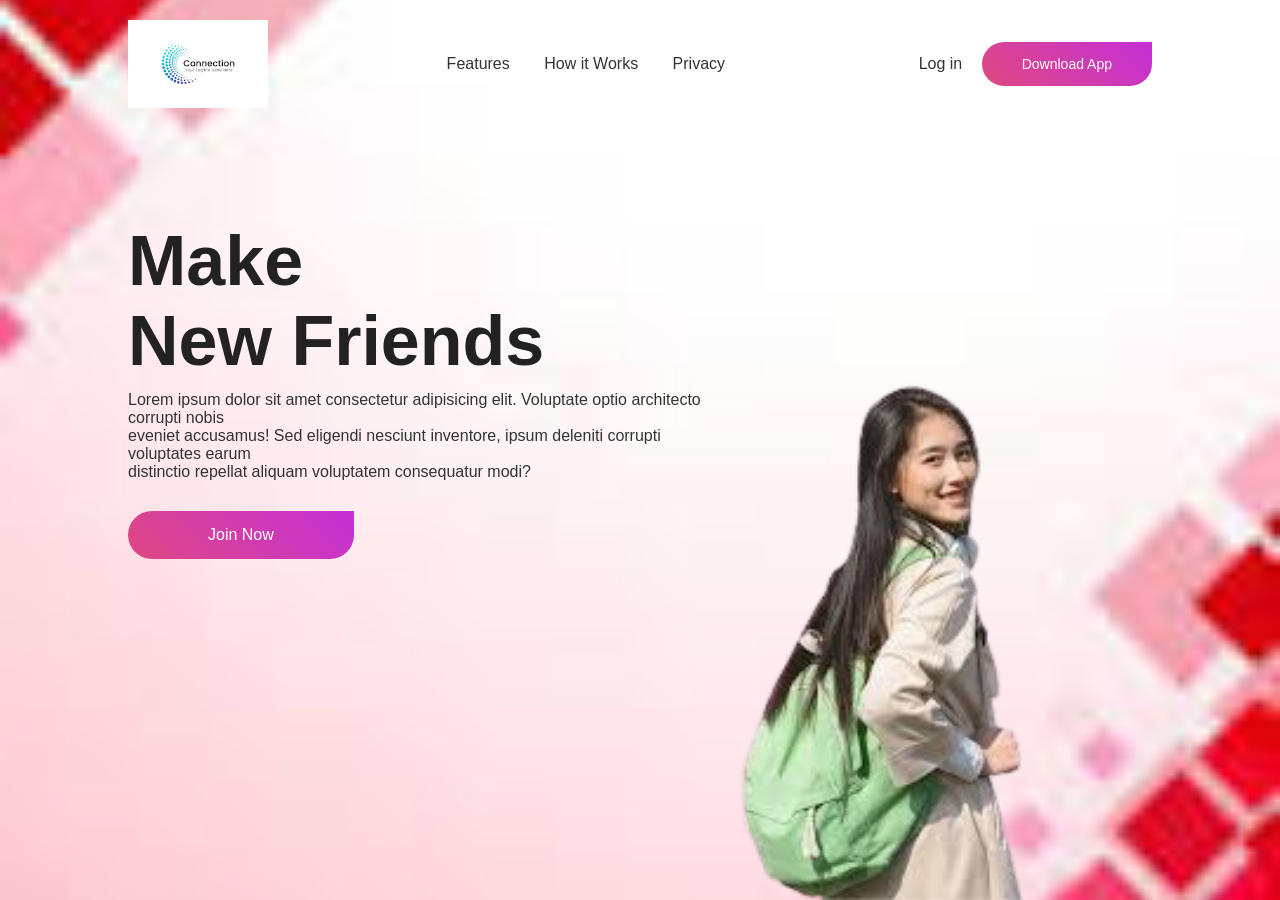
<file: animated template/index.html>
<!DOCTYPE html>
<html lang="en">
<head>
    <meta charset="UTF-8">
    <meta name="viewport" content="width=device-width, initial-scale=1.0">
    <title>Animated Template</title>
    <link rel="stylesheet" href="style.css">
</head>
<body>
   <div class="hero">
       <nav>
        <img src="images/logo.png" class="logo">
        <ul>
            <li><a href="#">Features</a></li>
            <li><a href="#">How it Works</a></li>
            <li><a href="#">Privacy</a></li>
        </ul>
        <div>
            <a href="#" class="login-btn">Log in</a>
            <a href="#" class="btn">Download App</a>
        </div>
       </nav>
       <div class="content">
        <h1 class="anim">Make<br> New Friends</h1>
        <p class="anim">Lorem ipsum dolor sit amet consectetur adipisicing elit. Voluptate optio architecto corrupti nobis<br>
             eveniet accusamus! Sed eligendi nesciunt inventore, ipsum deleniti corrupti voluptates earum<br>
              distinctio repellat aliquam voluptatem consequatur modi?</p>
              <a href="#" class="btn anim">Join Now</a>
       </div>
       <img src="images/person-removebg-preview.png"  class="feature-img">
   </div>
   </body>
</html>
</file>
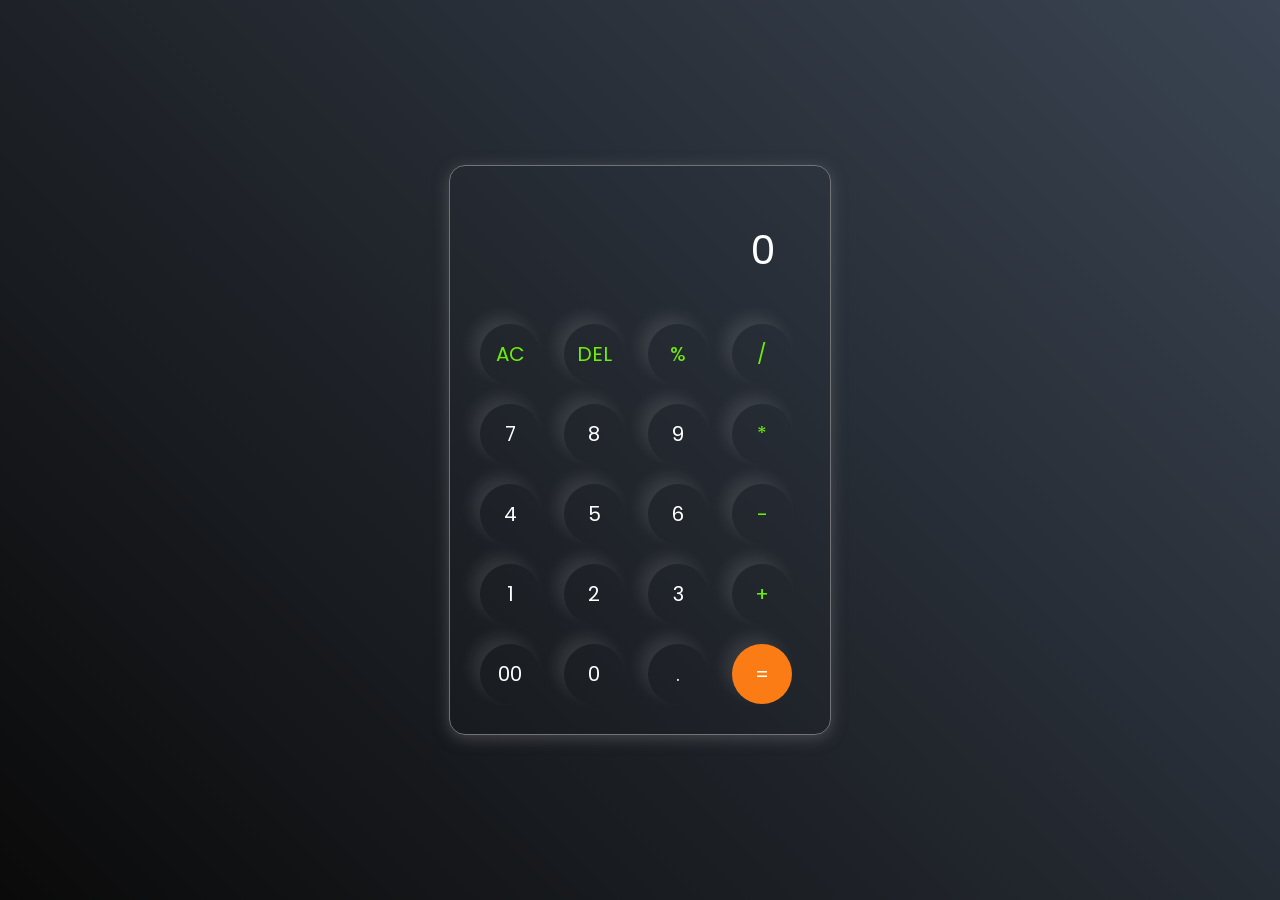
<file: calculator/index.html>
<!DOCTYPE html>
<html lang="en">
  <head>
    <meta charset="UTF-8" />
    <meta http-equiv="X-UA-Compatible" content="IE=edge" />
    <meta name="viewport" content="width=device-width, initial-scale=1.0" />
    <link rel="stylesheet" href="style.css" />
    <title>Calculator - By Code Traversal</title>
  </head>
  <body>
    <div class="container">
      <div class="calculator">
        <input type="text" id="inputBox" placeholder="0" />
        <div>
          <button class="button operator">AC</button>
          <button class="button operator">DEL</button>
          <button class="button operator">%</button>
          <button class="button operator">/</button>
        </div>
        <div>
          <button class="button">7</button>
          <button class="button">8</button>
          <button class="button">9</button>
          <button class="button operator">*</button>
        </div>
        <div>
          <button class="button">4</button>
          <button class="button">5</button>
          <button class="button">6</button>
          <button class="button operator">-</button>
        </div>
        <div>
          <button class="button">1</button>
          <button class="button">2</button>
          <button class="button">3</button>
          <button class="button operator">+</button>
        </div>

        <div>
          <button class="button">00</button>
          <button class="button">0</button>
          <button class="button">.</button>
          <button class="button equalBtn">=</button>
        </div>
      </div>
    </div>

    <script src="script.js"></script>
  </body>
</html>
</file>
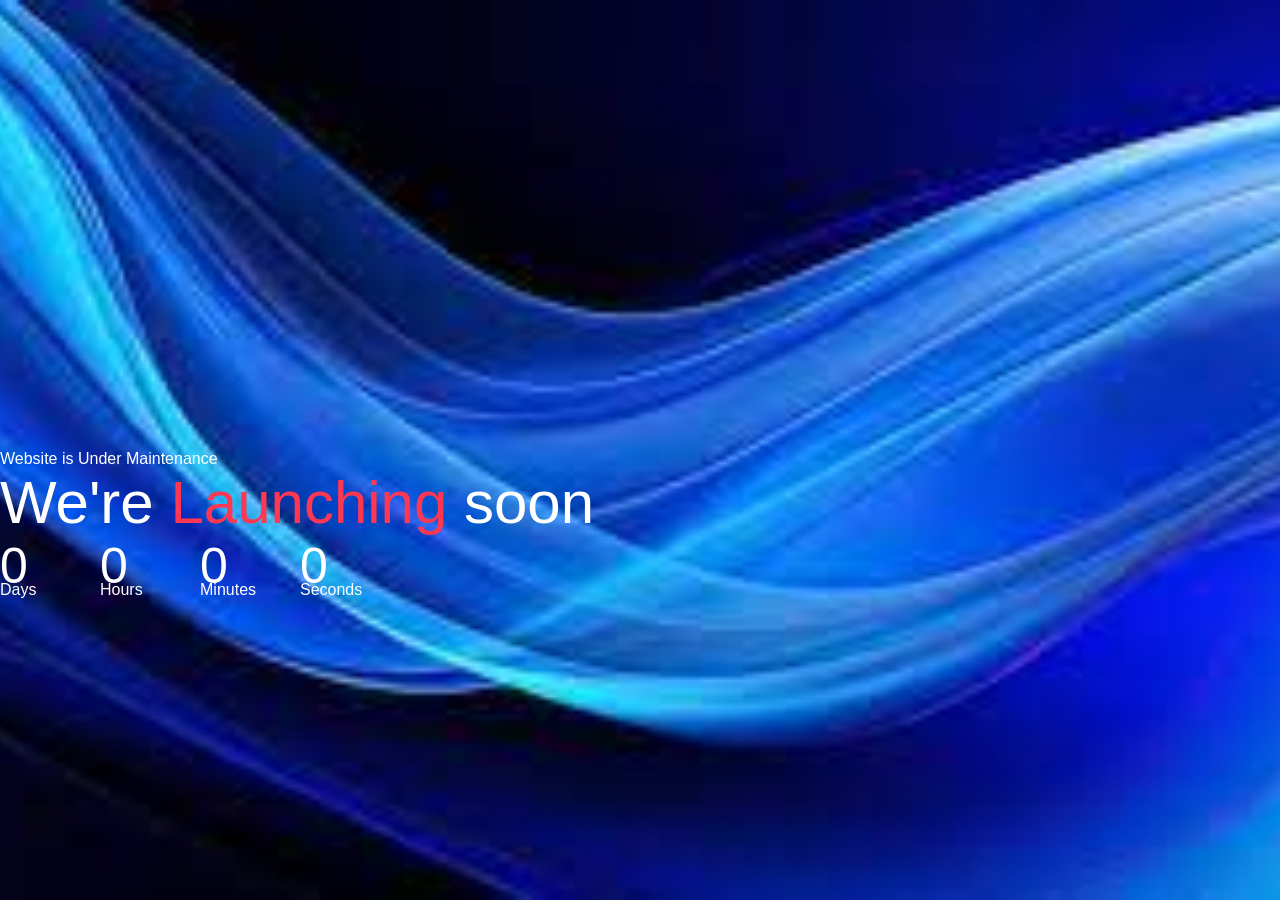
<file: countdown using js/index.html>
<!DOCTYPE html>
<html lang="en">
<head>
    <meta charset="UTF-8">
    <meta name="viewport" content="width=device-width, initial-scale=1.0">
    <title> Coomin Soon</title>
    <link rel="stylesheet" href="style.css">

</head>
<body>
    <div class="container">
      <!---  <img src="images/logo.jpeg" class="logo">-->
        <div class="content">
            <p>Website is Under Maintenance</p>
            <h1>We're<span> Launching </span>soon</h1>
            <div class="launch-time">
                <div>
                <p id="days">00</p>
                <span>Days</span>
            </div>
            <div>
                <p id="hours">00</p>
                <span>Hours</span>
            </div>
            <div>
                <p id="minutes">00</p>
                <span>Minutes</span>
            </div>

            <div>
                <p id="seconds">00</p>
                <span>Seconds</span>
            </div>
            </div>
          <!--  <button type="button">Learn More<img src="images/angle.png"></button>-->
        </div>
<!--<img src="imges1/rocket.jpeg" class="rocket">-->
    </div>

    <script>
        var countDownDate=new Date("november, 20,2024 00:00:00").getTime();
        var x=setInterval(function(){
            var now=new Date().getTime();
            var distance=countDownDate-now;

            var days=Math.floor(distance/(1000*60*60*24));
            var hours=Math.floor((distance%(1000*60*60*24))/(1000*60*60));
            var minutes=Math.floor((distance%(1000*60*60))/(1000*60));
            var seconds=Math.floor((distance%(1000*60))/1000);

           document.getElementById("days").innerHTML=days;
           document.getElementById("hours").innerHTML=hours;
           document.getElementById("minutes").innerHTML=minutes;
           document.getElementById("seconds").innerHTML=seconds;

           if(distance<0){
            clearInterval(x);
            document.getElementById("days").innerHTML=00;
           document.getElementById("hours").innerHTML=00;
           document.getElementById("minutes").innerHTML=00;
           document.getElementById("seconds").innerHTML=00;

           }

        }, 1000);
    </script>
</body>
</html>
</file>
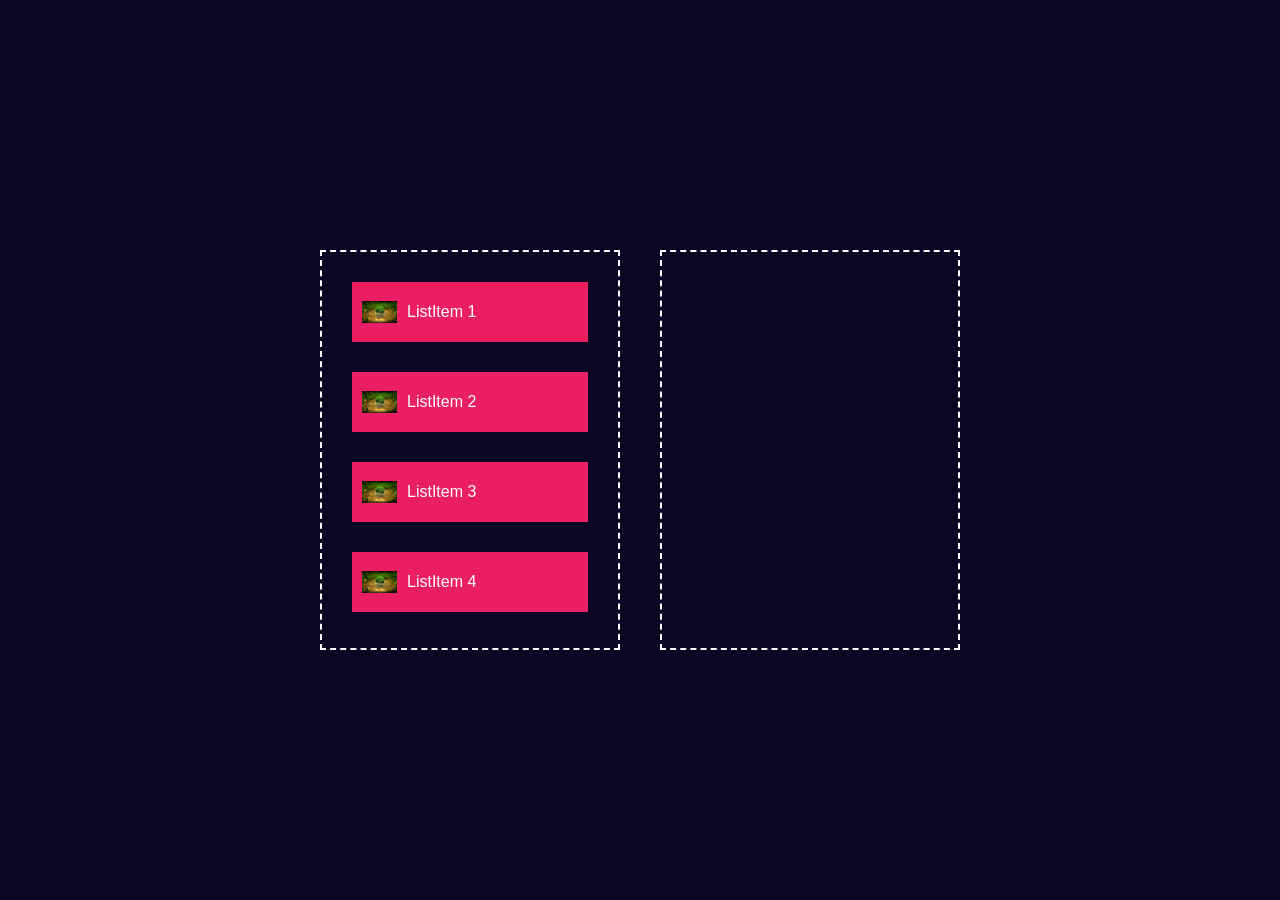
<file: drag and drop/index.html>
<!DOCTYPE html>
<html lang="en">
<head>
    <meta charset="UTF-8">
    <meta name="viewport" content="width=device-width, initial-scale=1.0">
    <title>Document</title>
    <link rel="stylesheet" href="style.css">
</head>
<body>
    <div class="container">
        <div id="left">
            <div class="list" draggable="true"><img src="images/logo2.jpeg">ListItem 1</div>
            <div class="list" draggable="true"><img src="images/logo2.jpeg">ListItem 2</div>
            <div class="list" draggable="true"><img src="images/logo2.jpeg">ListItem 3</div>
            <div class="list" draggable="true"><img src="images/logo2.jpeg">ListItem 4</div>

        </div>
        <div id="right"></div>
    </div>
    <script src="script.js"></script>
</body> 
</html>
</file>
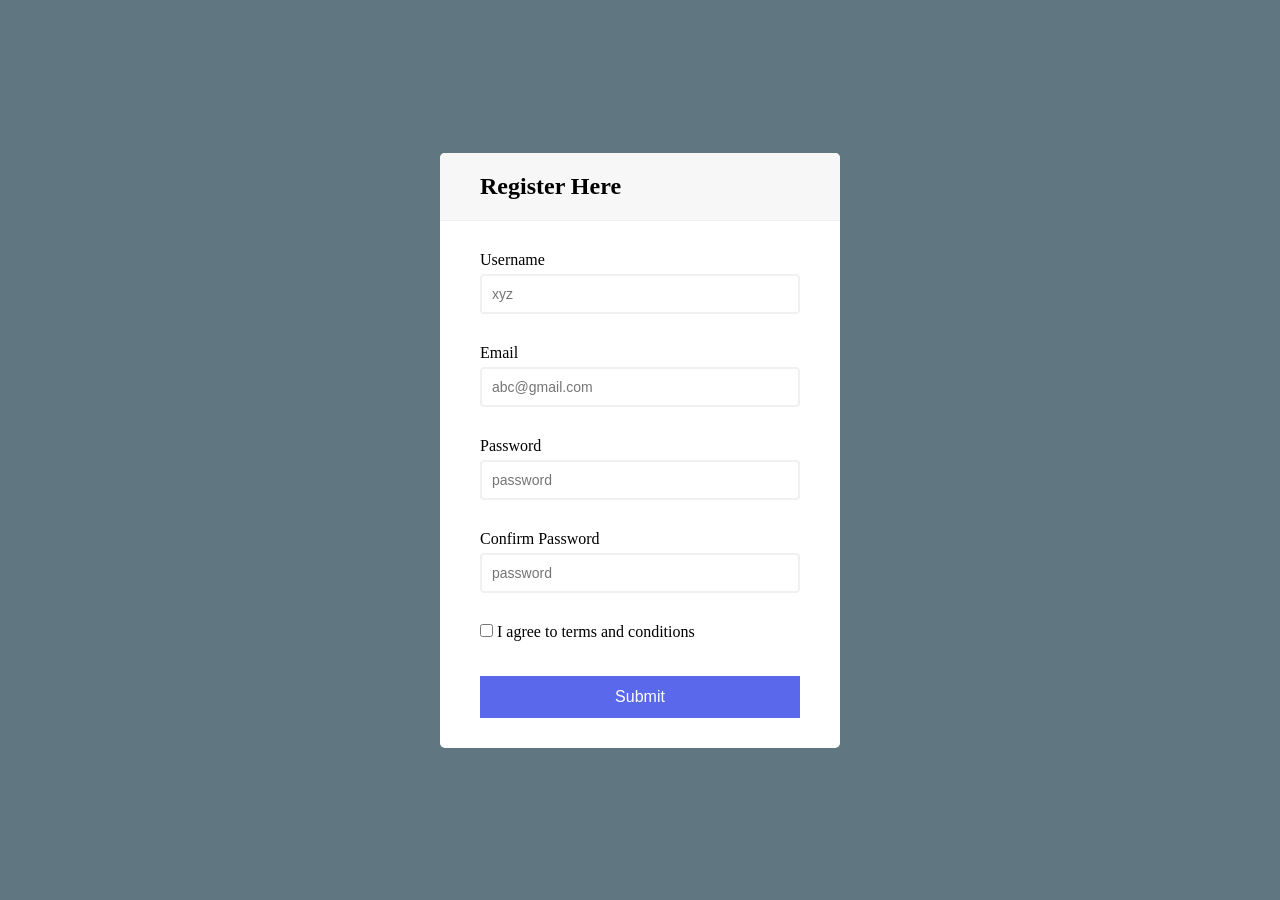
<file: form validatio/index.html>
<!DOCTYPE html>
<html lang="en">
<head>
    <meta charset="UTF-8">
    <meta http-equiv="X-UA-Compatible" content="IE=edge">
    <meta name="viewport" content="width=device-width, initial-scale=1.0">
    <title>form validation</title>
    <link href="https://fonts.googleapis.com/icon?family=Material+Icons"rel="stylesheet">
    <link rel="stylesheet" href="style.css">  
</head>
<body>
    <div class="container">
        <div class="header">
            <h2>Register Here</h2>
        </div>
        <form action="index.html" class="form" id="form">
            <div class="field">
                <label >Username</label>
                <input type="text" placeholder="xyz" id="uname">
                <span class="material-icons success"> check_circle</span>
                <span class="material-icons error ">error</span>
                <small>Error message</small>
            </div>
            <div class="field ">
                <label>Email</label>
                <input type="email" placeholder="abc@gmail.com" id="email">
                <span class="material-icons success "> check_circle</span>
                <span class="material-icons error">error</span>
                <small>Error message</small>
            </div>
            <div class="field">
                <label>Password</label>
                <input type="password" placeholder="password" id="password">
                <span class="material-icons success"> check_circle</span>
                <span class="material-icons error">error</span>
                <small>Error message</small>
            </div>
            <div class="field">
                <label>Confirm Password</label>
                <input type="password" placeholder="password" id="cpassword">
                <span class="material-icons success"> check_circle</span>
                <span class="material-icons error">error</span>
                <small>Error message</small>
            </div>
            <div class="field">
                <input type="checkbox" id="tc" class="terms" >
                <label>I agree to terms and conditions</label>               
                <small>Error message</small>
            </div>
            <input type="submit" placeholder="submit" class="button">
            
        </form>
    </div>
    <script src="script.js"></script>
</body>
</html>
</file>
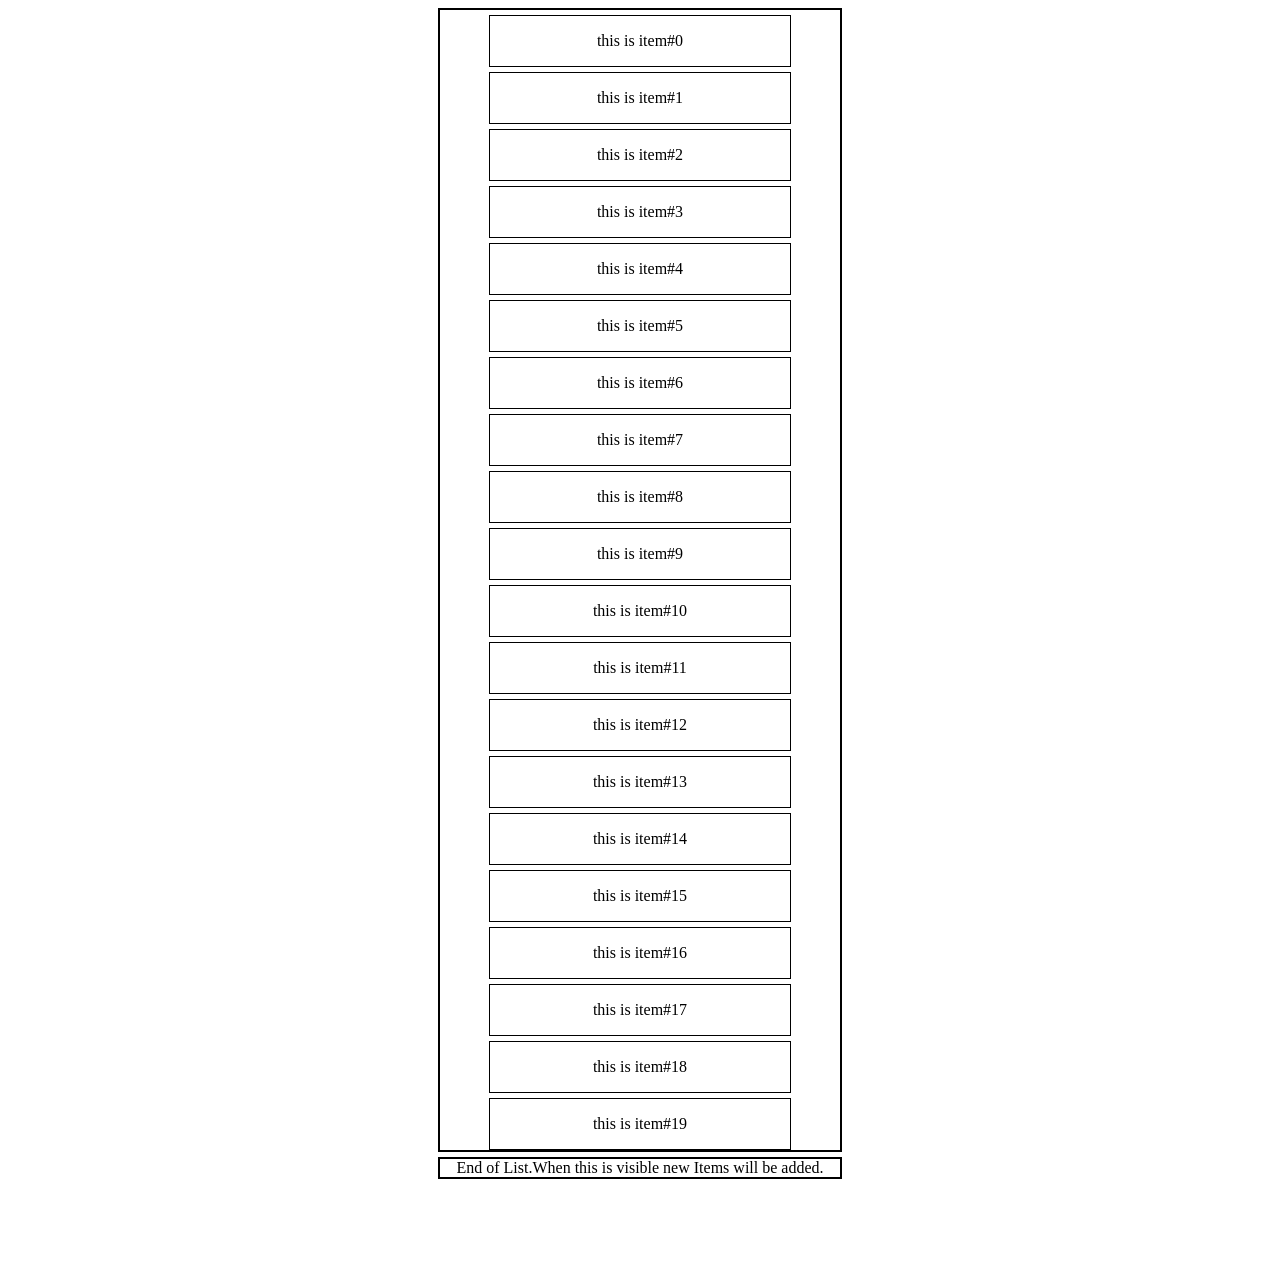
<file: infinite scroll/index.html>
<!DOCTYPE html>
<html lang="en">
<head>
    <meta charset="UTF-8">
    <meta name="viewport" content="width=device-width, initial-scale=1.0">
    <title>Document</title>
    <style>
        #divContent{
            width: 400px;
            display:block;
            margin:0 auto;
            border:2px solid black;
            text-align:center;
        }

        #listEnd{
            width:400px;
            display:block;
            margin-left:auto;
            margin-right:auto;
            margin-top:5px;
            margin-bottom: 5px;
            border:2px solid black;
            text-align:center;
        }
        .item{
            width:300px;height:50px;
            margin-left: auto;
            margin-right: auto;
            margin-top: 5px;
            border: 1px solid black;
            text-align: center;
            line-height: 50px;
            
        }
    </style>
</head>
<body>
    <div id='divContent'>

    </div>
    <div id='listEnd'>End of List.When this is visible new Items will be added.
    </div>
    <br/><br/><br/><br/>

    <script>
        let divContent=document.getElementById('divContent');
        let listEnd=document.getElementById('listEnd');
        let itemCount=0;
        let appending=false;

        window.addEventListener('DOMContentLoaded', load);

        function load(){
           addItems();
        }


        function addItems(){
            appending=true;
            for(let i=0;i<20;i++){
            let item=generateDataBlock(['this is item#',itemCount].join(''));
            divContent.appendChild(item);
            itemCount++;
          }
          appending=false;
        }

        function generateDataBlock(message){
            let item=document.createElement('div');
            item.setAttribute('class','item');
            item.textContent=message;
            return item;

        }
        
        let options={
         root:null,
         rootmargin:'0px',
         threshould:1.0
        };
        
        

        let callback=(entries,observer)=>{
            entries.forEach(entry=>{
                if(entry.target.id==='listEnd'){
                    if(entry.isIntersecting && !appending){
                        appending=true;
                        setTimeout(()=>{
                            addItems();
                        }, 3000)
                    }
                }
            })
        }
        let observer=new IntersectionObserver(callback,options);
         observer.observe(listEnd);

    </script>
</body>
</html>
</file>
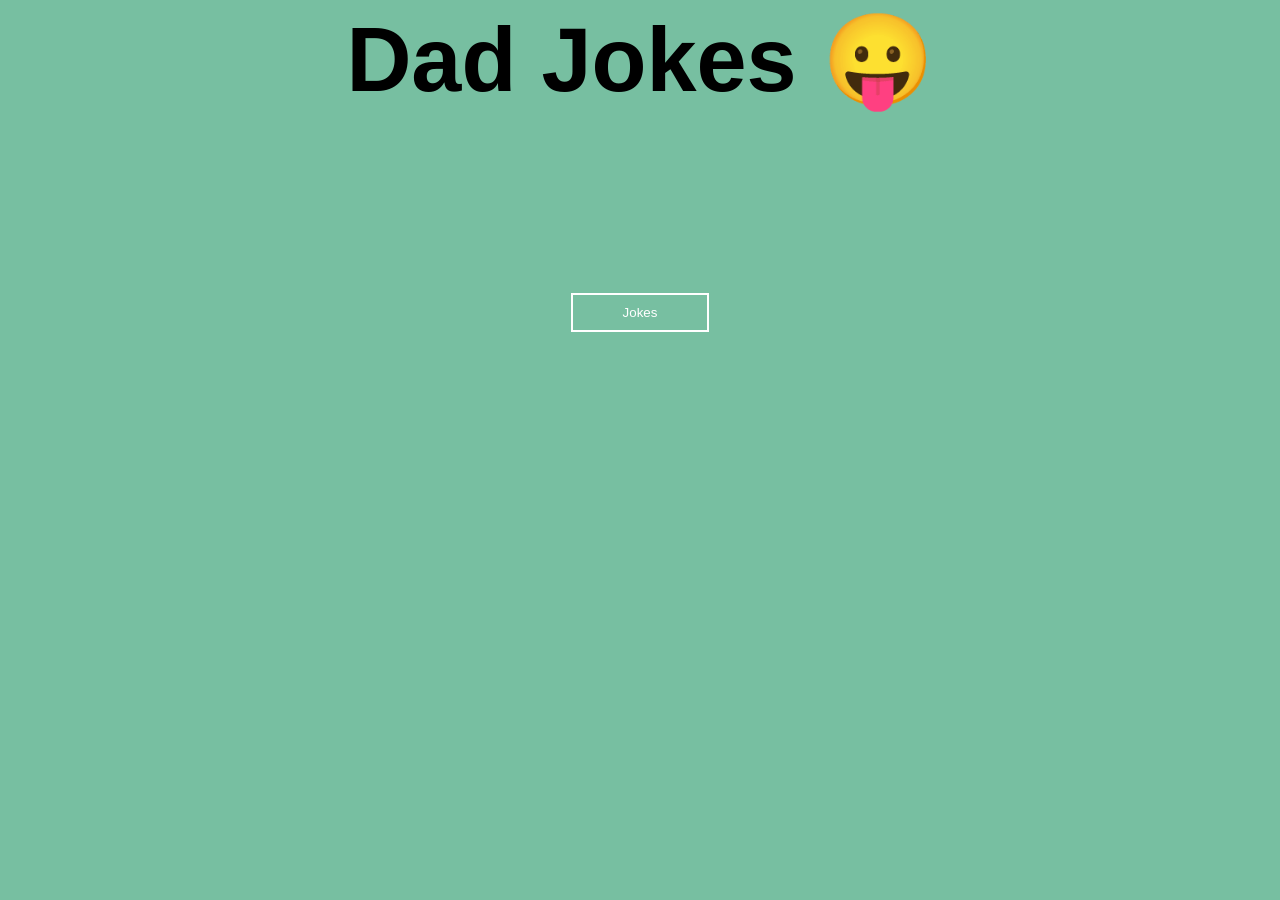
<file: joke teller/index.html>
<!DOCTYPE html>
<html lang="en">
<head>
    <meta charset="UTF-8">
    <meta name="viewport" content="width=device-width, initial-scale=1.0">
    <title>Dad jokes</title>
    <link rel="stylesheet" href="style.css">
</head>
<body>
    <div id="container">
        <h1> Dad Jokes 😛</h1>
        <button id="btn" class="btn">Jokes</button>
        <div id="content"></div>
    </div>
    <script src="script.js"></script>
</body>
</html>
</file>
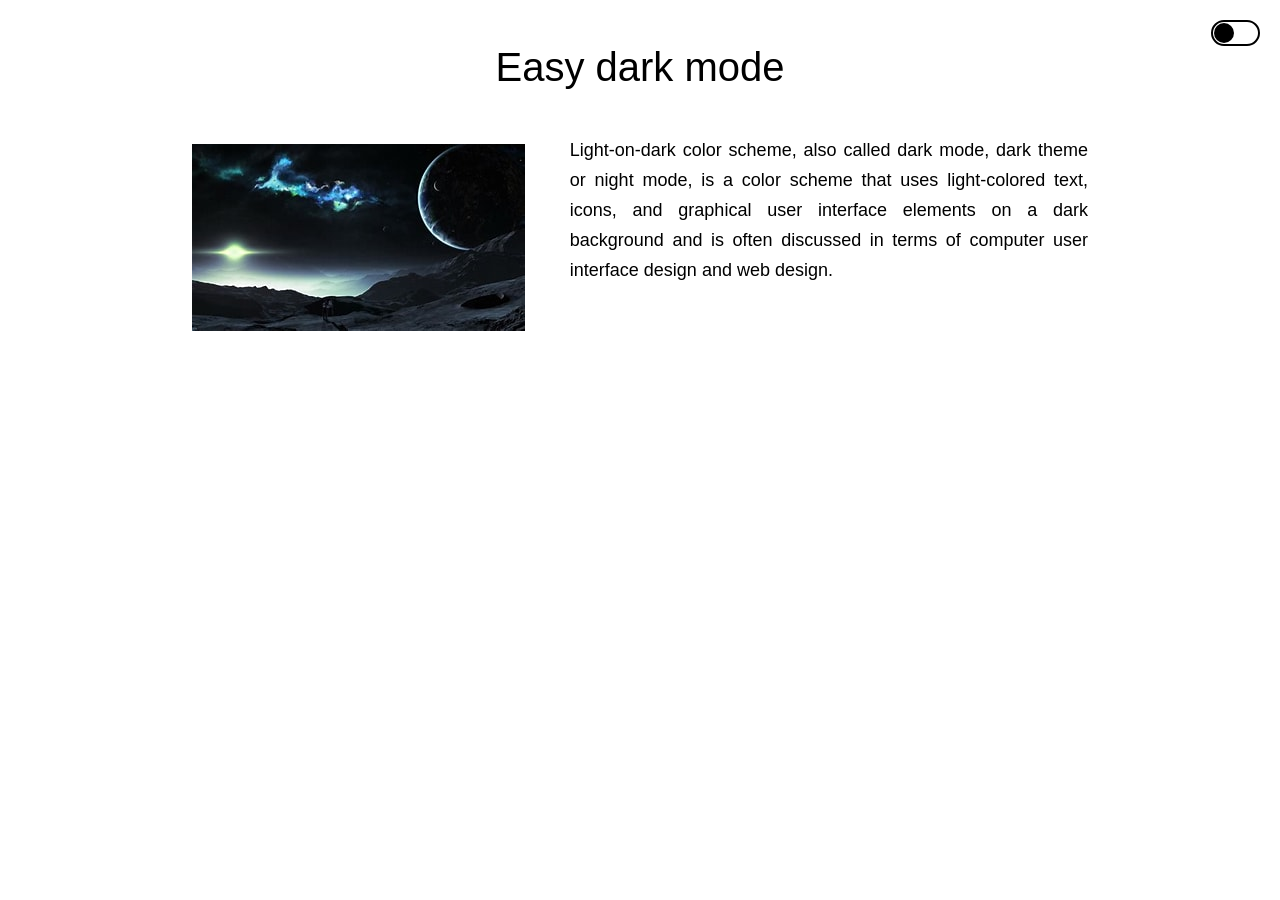
<file: Light and Dark mode/index.html>
<html lang="en">
<head>
    <meta charset="UTF-8">
    <title>East dark mode</title>
    <link rel="stylesheet" href="style.css">
   </head>
<body>
  <header>
    <label  id="dark-change"></label>
  </header>
  <main>
      <h1>Easy dark mode</h1>
      <div class="respon">
        <img src="images/dark.jpeg">
        <p>Light-on-dark color scheme, also called dark mode, dark theme or night mode, is a color scheme that uses light-colored text, icons, and graphical user interface elements on a dark background and is often discussed in terms of computer user interface design and web design.</p>
      </div>
  </main>
    <script>
        var content = document.getElementsByTagName('body')[0];
        var darkMode = document.getElementById('dark-change');
        darkMode.addEventListener('click', function(){
            darkMode.classList.toggle('active');
            content.classList.toggle('night');
        })
    </script>
</body>
</html>
</file>
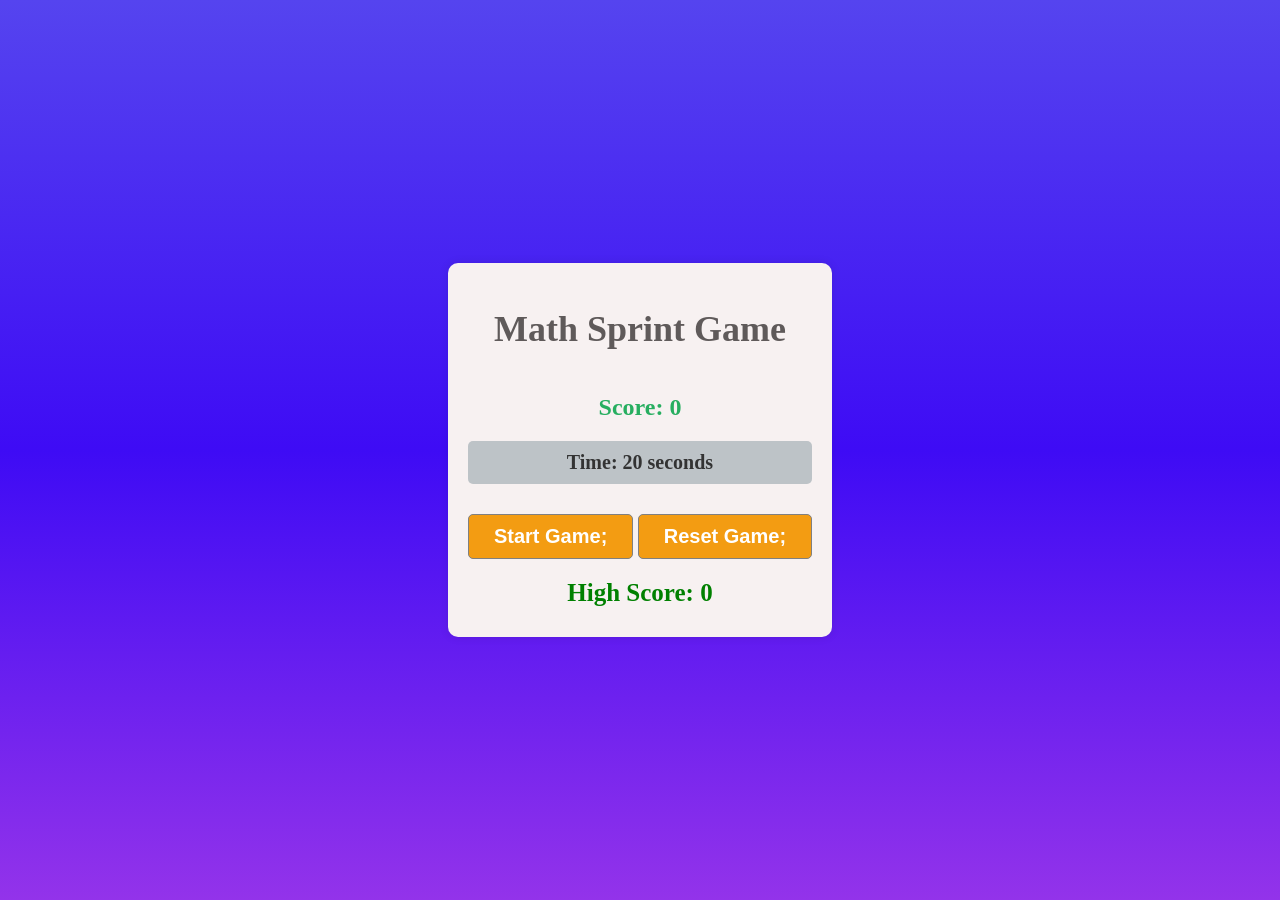
<file: math sprint game/index.html>
<!DOCTYPE html>
<html lang="en">

<head>
    <meta charset="UTF-8">
    <meta name="viewport" content=
"width=device-width, initial-scale=1.0">
    <title>
        Math Sprint Game
    </title>
    <link rel="stylesheet" href="style.css">
</head>

<body>
    <div class="container">
        <h1>
            Math Sprint Game
        </h1>
        <p id="problem"></p>
        <div class="options" id="options"></div>
        <p id="result"></p>
        <p class="score">
            Score: 
            <span id="currentScore">0</span>
        </p>
        <p id="timer">
            Time: 
            <span id="time">20</span> 
            seconds
        </p>
        <button onclick="startGame()">
            Start Game;
        </button>
        <button onclick="resetGame()">
            Reset Game;
        </button>
        <p id="highScore">
            High Score: 
            <span id="highScoreValue">0</span>
        </p>
    </div>

    <script src="script.js"></script>
</body>

</html>
</file>
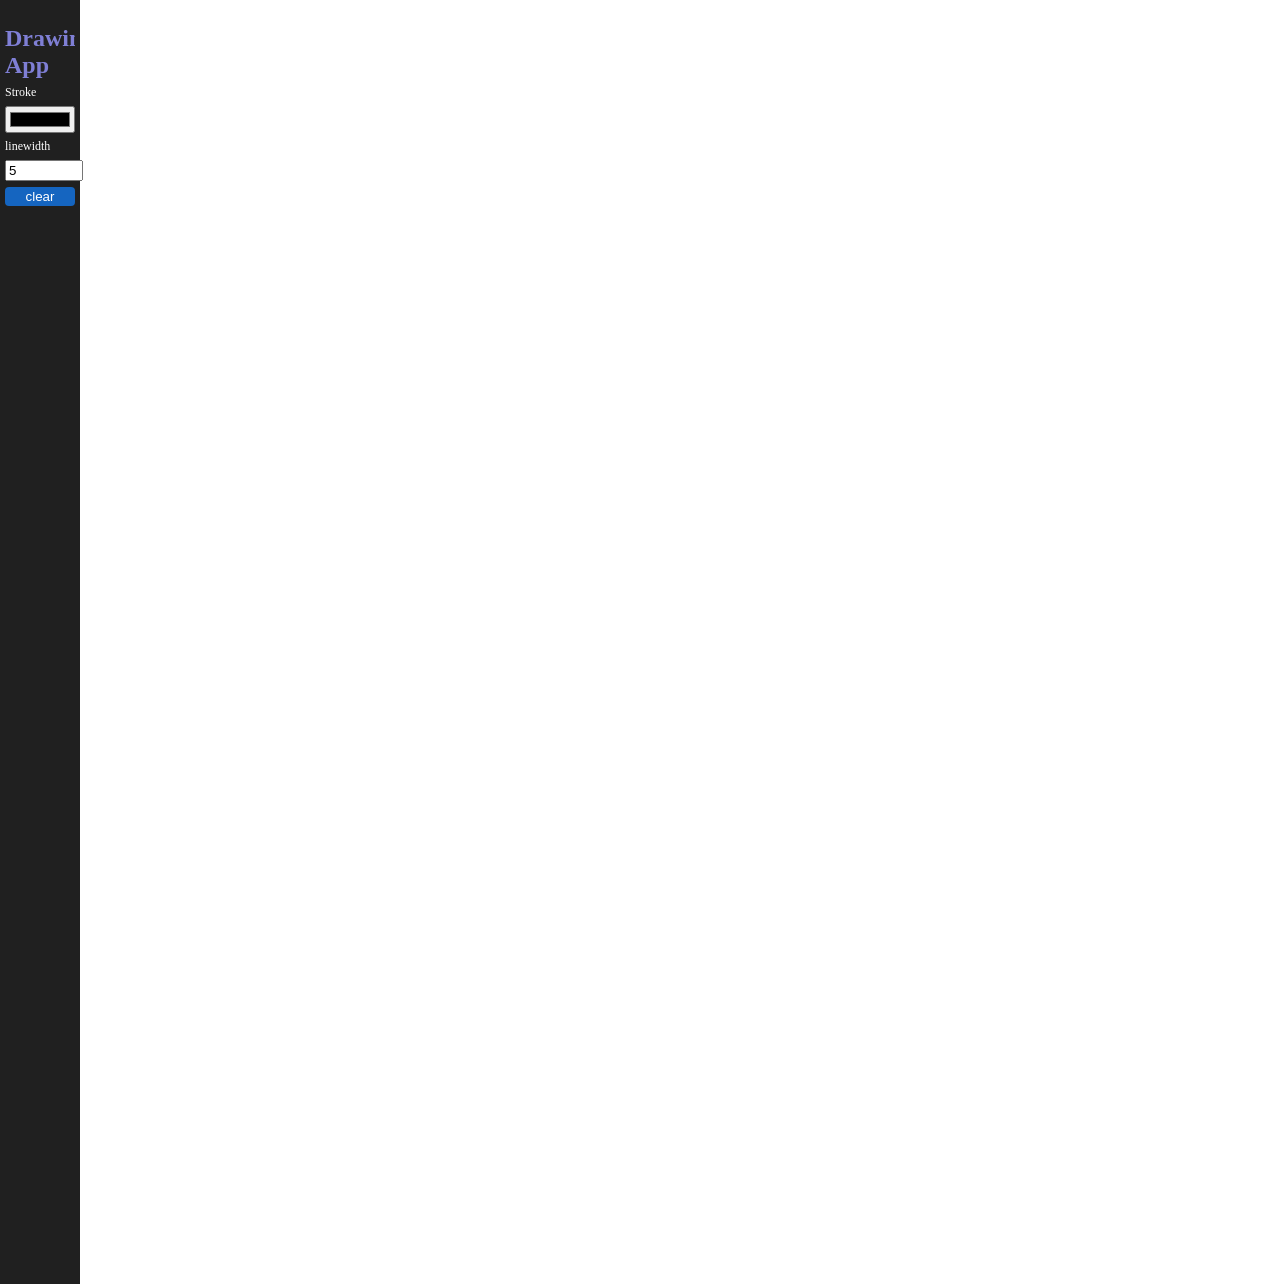
<file: MS Paint/index.html>
<!DOCTYPE html>
<html lang="en">
<head>
    <meta charset="UTF-8">
    <meta name="viewport" content="width=device-width, initial-scale=1.0">
    <title>MS Paint</title>
    <link rel="stylesheet" href="style.css">
</head>
<body>
    <section   class="container">
     <div id="toolbar">
        <h1>Drawing App</h1>
        <label for="stroke">Stroke</label>
        <input id="stroke" name="stroke" type="color">
        <label for="linewidth">linewidth</label>
        <input id="linewidth" type="number" value="5">
        <button id="clear">clear</button>
     </div>
     <div class="drawing-board">
        <canvas id="drawing-board"></canvas>
     </div>
    </section>

    <script src="script.js"></script>
</body>
</html>
</file>
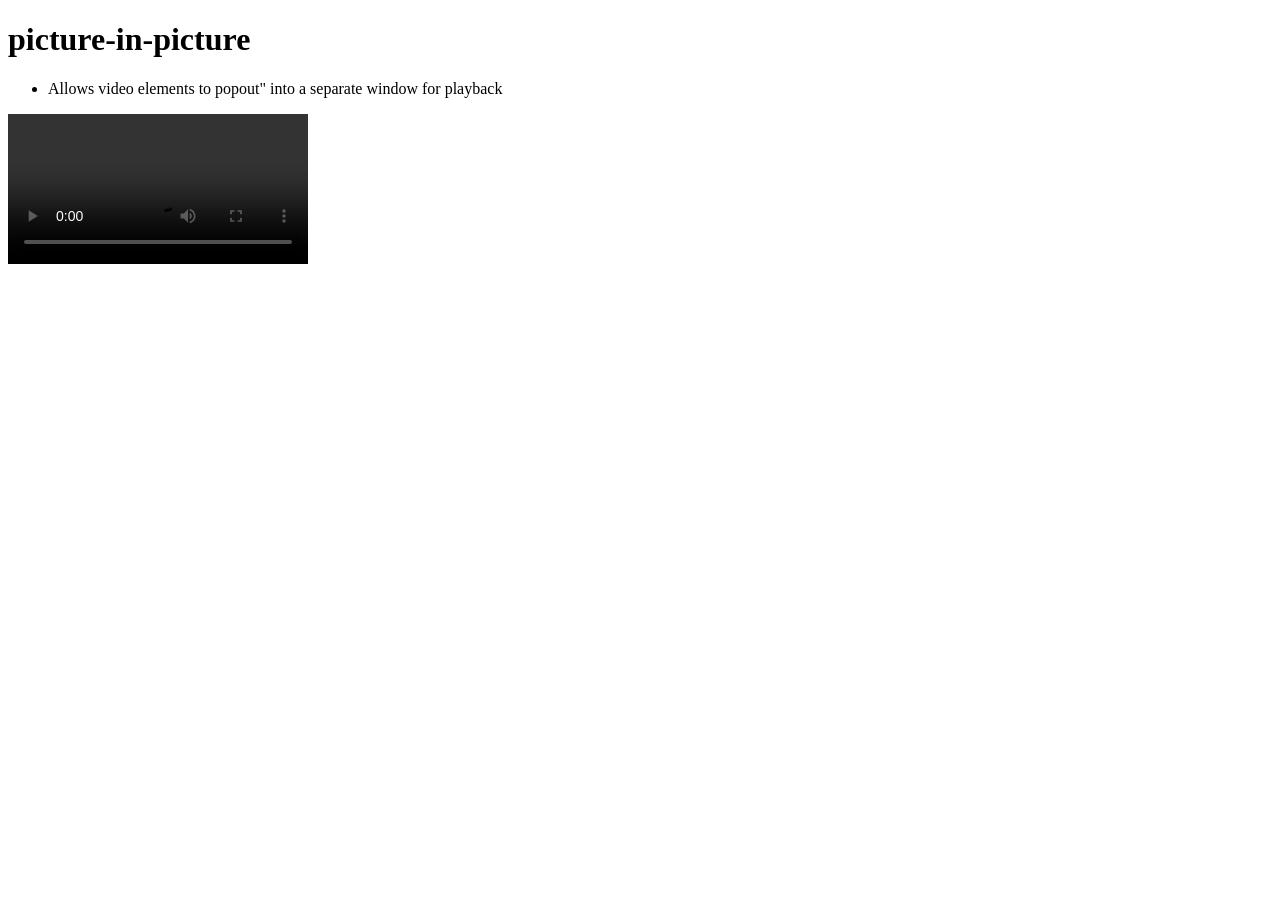
<file: picture in picture/index.html>
<!DOCTYPE html>
<html lang="en">
<head>
    <meta charset="UTF-8">
    <meta name="viewport" content="width=device-width, initial-scale=1.0">
    <title>Document</title>
</head>
<body>
    <h1>picture-in-picture</h1>
    <ul class="Summary summary--with-divider">
        <li>Allows video elements to popout" into a separate window for playback</li>
    </ul>

    <video id="myvideo" controls>
        <source src="video/videoplayback.mp4" type="video/mp4">
    </video>
    <div style="float:right">
        <button id="btnPip" style="display:none", type="button" class="button">Enter picture-in-picture</button>
    </div>

    <script>
        const myvideo=document.querySelector("#myvideo");
        const btnPip=document.querySelector("#btnPip");

        if("pictureInPctureEnabled"in document){
            btnPip.style.display=null;
        }
    </script>
</body>
</html>
</file>
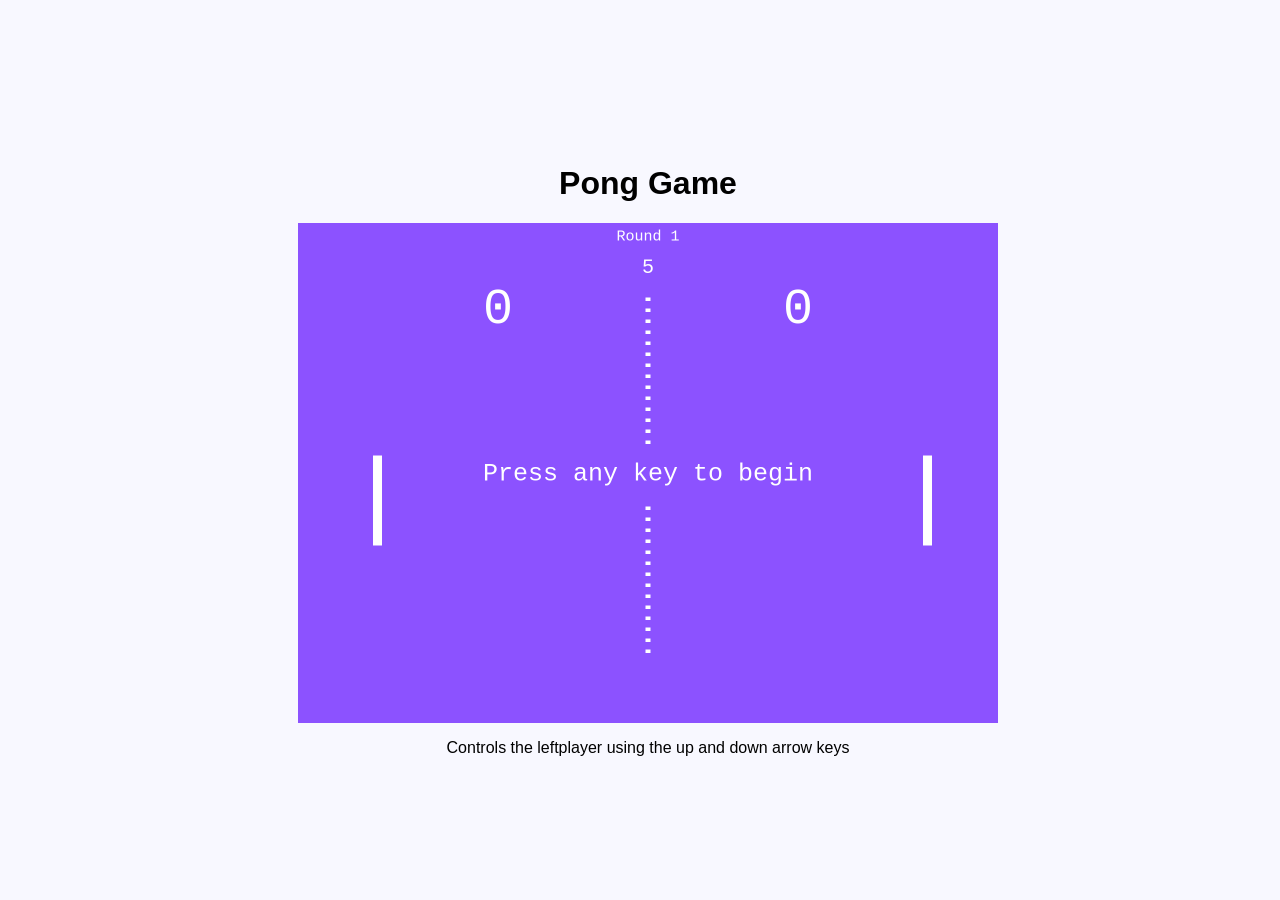
<file: pong game/index.html>
<!DOCTYPE html>
<html lang="en">
<head>
    <meta charset="UTF-8">
    <meta name="viewport" content="width=device-width, initial-scale=1.0">
    <title>Document</title>
    <link rel="stylesheet" href="style.css">
</head>
<body>
    <h1>Pong Game</h1>
    <canvas></canvas> 
    <p>Controls the leftplayer using the up and down arrow keys</p>
    <script src="scriptt.js"></script>
</body>
</html>
</file>
<file: animated template/style.css>
*{
    margin:0;
    padding:0;
    box-sizing: border-box;
    font-family: sans-serif;
}
.hero{
    width:100%;
    min-height: 100vh;
    background-image: url("images/back.jpeg");
    background-position: center;
    background-size: cover;
    padding: 10px 10%;
    overflow: hidden;
    position: relative;
}

nav{
    padding:10px 0;
    display: flex;
    align-items: center;
    justify-content: space-between;
}

.logo{
    width:140px;
}
nav ul li{
    display:inline-block;
    list-style:none;
    margin:10px 15px;
}
nav ul li a{
    text-decoration: none;
    color:#333;
    font-weight: 300;
}
.login-btn{
    text-decoration: none;
    color:#333;
    margin:15px;
    font-weight:400;
}
.btn{
    display: inline-block;
    text-decoration: none;
    padding:14px 40px;
    color: #fff;
    background-image: linear-gradient(45deg, #df4881, #c430d7);
    font-size: 14px;
    border-radius: 30px;
    border-top-right-radius: 0;
    transition: 0.5s;
}
.content{
    margin-top: 10%;
    max-width:600px;
}
.content h1{
    font-size: 70px;
    color: #222;
}
.content p{
    margin:10px 0 30px;
    color: #333;
    animation-delay: 0.5s;

}
.content .btn{
    padding: 15px 80px;
    font-size: 16px;
    animation-delay: 1s;
}
.btn:hover{
    border-top-right-radius: 30px;
}

.feature-img{
    width:530px;
    position: absolute;
    bottom:0;
    right:10%;
}
.feature-img.anim{
    animation-delay: 1.5s;
}
.anim{
    opacity:0;
    transform: translateY(30px);
    animation: moveup 0.5s linear forwards;
}
@keyframes moveup{
    100%{
        opacity:1;
        transform: translateY(0px);
    }
}
</file>
<file: calculator/style.css>
@import url('https://fonts.googleapis.com/css2?family=Poppins:wght@500&display=swap');

*{
    margin: 0;
    padding: 0;
    box-sizing: border-box;
    font-family: 'Poppins', sans-serif;
}

body{
    width: 100%;
    height: 100vh;
    display: flex;
    justify-content: center;
    align-items: center;
    background: linear-gradient(45deg, #0a0a0a, #3a4452);
}

.calculator{
    border: 1px solid #717377;
    padding: 20px;
    border-radius: 16px;
    background: transparent;
    box-shadow: 0px 3px 15px rgba(113, 115, 119, 0.5);

}

input{
    width: 320px;
    border: none;
    padding: 24px;
    margin: 10px;
    background: transparent;
    box-shadow: 0px 3px 15px rgbs(84, 84, 84, 0.1);
    font-size: 40px;
    text-align: right;
    cursor: pointer;
    color: #ffffff;
}

input::placeholder{
    color: #ffffff;
}

button{
    border: none;
    width: 60px;
    height: 60px;
    margin: 10px;
    border-radius: 50%;
    background: transparent;
    color: #ffffff;
    font-size: 20px;
    box-shadow: -8px -8px 15px rgba(255, 255, 255, 0.1);
    cursor: pointer;
}

.equalBtn{
    background-color: #fb7c14;
}

.operator{
    color: #6dee0a;
}
</file>
<file: countdown using js/style.css>
*{
    padding:0;
    margin:0;
    font-family:sans-serif;
    box-sizing: border-box;
}
.container{
    width:100vw;
    height:100vh;
    background-image: url(images/back.jpeg);
    background-position:center;
    background-size: cover;
}
.content{
    top:50%;
    position:absolute;
    transform: translateY((-50%));
    color: #fff;
}
.content h1{
    font-size: 60px;
    font-weight: 500;
}
.content h1 span{
    color:#ff3753;
}
.content button{
    background: transparent;
    border:2px solid #fff;
    outline:none;padding:12px;
    color: #fff;
    display:flex;
    align-items: center;
    margin-top: 30px;
    cursor: pointer;
}
.content button img{
    width: 15px;
    margin-left: 10px;
}
.launch-time{
    display:flex;

}
.launch-time div {
    flex-basis:100px;
}
.launch-time div p{
    font-size: 50px;
    margin-bottom: -14px;
}
.rocket{
    width:250px;
    position:absolute;right:10%;
    bottom:0;
    animation:rocket 4s linear infinite;
}
@keyframes rocket{
    0%{
        bottom:0;
        opacity:0;
      }
      100%{
        bottom: 105%;
        opacity:1;

      }
}
</file>
<file: drag and drop/style.css>
*{
    margin:0;
    padding:0;
    font-family: 'poppins', sans-serif;
    box-sizing: border-box;
}
.container{
    width:100%;
    min-height: 100vh;
    background:#0b0423;
    display: flex;
    align-items: center;
    justify-content: center;
}
#left, #right{
    width:300px;
    min-height: 400px;margin: 20px;
    border:2px dashed #fff;
    
}
.list{
    background: #e91e63;
    height:60px;
    margin:30px;
    color: #fff;
    display:flex;
    align-items: center;
    cursor: grab;
}
.list img{
    width:35px;
    margin-right: 10px;
    margin-left: 10px;
}
</file>
<file: form validatio/style.css>
*{
    box-sizing: border-box;
    margin:0;
    padding:0;
    outline:none;
}

body{
    display: flex;
    justify-content: center;
    align-items: center;
    background-color: #607680;
    min-height:100vh;
    margin:0;
}

.container{
    background-color: white;
    border-radius:5px;
    width:400px;
    max-width:100%;
    overflow: hidden;
}
.header{
    background-color: #f7f7f7;
    padding: 20px 40px;
    border-bottom:1px solid #f0f0f0;

}
.header h2{
    margin:0;

}
.form{
    padding: 30px 40px;
    }

.field{
    margin-bottom: 10px;
    padding-bottom: 20px;
    position:relative;
}

.field label{
display: inline-block;
margin-bottom: 5px;
}

.field input:not(.terms){
    display:block;
    border-radius: 4px;
    border:2px solid #f0f0f0;
    font-size:14px;
    width:100%;
    padding: 10px;
}
.field span{
    position:absolute;
    top:30px;
    right:10px;
    visibility: hidden;
}
.field small{
    position:absolute;
    bottom:0px;
    left:0;
    visibility: hidden;
}
.form .button{
    background-color:rgb(90,104,235);
    border: 2px solid rgb(90,104,235);
    color:white;
    padding:10px;
    display:block;
    width:100%;
    font-size:16px;

}
.field.success input{
    border-color:#2ecc71;
    }

.field.error input{
    border-color: #e74c3c;
}

.field.success span.success{
    color:#2ecc71;
    visibility: visible;
}
.field.error span.error{
    color: #e74c3c;
    visibility: visible;
}

.field.success span.error{
    visibility: none;

}
.field.error small{
    visibility:visible;
    color: #e74c3c;
}
</file>
<file: joke teller/style.css>
body{
    background:#77bfa1;

}
h1{
    margin: auto;
    font-size: 10vh;
}
#container{
    display:flex;
    flex-direction:column;
    justify-content: center;
    align-items: center;
    font-family: sans-serif;
}

#btn{
    margin-top:20vh;
    border:none;
    background:transparent;
    color: #fff;
    border:2px solid white;
    padding:10px 50px;
    cursor:pointer;
}


#content{
    margin:auto;
    padding:4vh;
    font-size:1.2rem;
    max-width: 700px;
    margin-top: 20px;

}
</file>
<file: Light and Dark mode/style.css>
body{
    margin: 0;
    padding: 0;
    font-family: sans-serif;
  }
  main{
    margin: 5vh 15%;
  }
  h1{
    font-size: 40px;
    font-weight: 400;
    text-align: center;
  }
  img{
    width:50%;
    height:auto;
  }
  p{
    text-align: justify;
    font-size: 18px;
  }
  label{
      position: absolute;
      width: 45px;
      height: 22px;
      right: 20px;
      top: 20px;
      border: 2px solid;
      border-radius: 20px;
  }
  label:before{
      position: absolute;
      content: '';
      width:20px;
      height: 20px;
      left: 1px;
      top: 1px;
      border-radius: 50%;
      background: #000;
      cursor: pointer;
      transition: 0.4s;
  }
  label.active:before{
      left: 24px;
      background: #fff;
  }
  body.night{
      background: #000;
      color: #fff;
  }
  @media screen and (min-width:900px) {
    .respon{
      display: flex;
    }
    img{
      height:50%;
      width:auto;
      padding-top: 3vh;
      padding-right: 5%;
    }
    p{
      max-width: 80%;
      line-height: 30px;
    }
  }
</file>
<file: math sprint game/style.css>
body {
    font-family: 'Arial', sans-serif;
    display: flex;
    align-items: center;
    justify-content: center;
    height: 100vh;
    margin: 0;
    background: 
    linear-gradient(to bottom, #5544ef, #3e0bf5, #9333ea);
    color: #333;
}

.container {
    text-align: center;
    background-color: rgb(247, 241, 241);
    padding: 20px;
    border-radius: 10px;
    box-shadow: 0 0 10px rgba(0, 0, 0, 0.1);
}

h1 {
    font-size: 36px;
    color: rgb(95, 90, 90);
    font-family: 'Times New Roman', Times, serif;
}

p {
    font-size: 30px;
    margin: 10px 0;
    font-weight: bold;
    font-family: 'Times New Roman', Times, serif;
}

.options {
    display: flex;
    justify-content: center;
    margin-top: 10px;
    font-family: 'Times New Roman', Times, serif;
}

.option {
    margin: 0 10px;
    padding: 10px 20px;
    cursor: pointer;
    background-color: rgb(241, 241, 18);
    color: black;
    border: 1px solid gray;
    border-radius: 5px;
    font-size: 20px;
    transition: background-color 0.3s ease;
}

.option:hover {
    background-color: rgb(248, 248, 42);
}

button {
    margin-top: 20px;
    padding: 10px 25px;
    cursor: pointer;
    background-color: #f39c12;
    color: #fff;
    border: 1px solid gray;
    border-radius: 5px;
    font-weight: bold;
    font-size: 20px;
    transition: background-color 0.3s ease;
}

button:hover {
    background-color: #d35400;
}

.score {
    margin-top: 20px;
    font-weight: bold;
    font-family: 'Times New Roman', Times, serif;
    font-size: 24px;
    color: #27ae60;
}

#timer {
    margin-top: 20px;
    font-size: 20px;
    color: #333;
    background-color: #bdc3c7;
    padding: 10px 5px;
    border-radius: 5px;
    font-weight: bold;
    font-family: 'Times New Roman', Times, serif;
}

#highScore {
    margin-top: 20px;
    font-size: 25px;
    font-weight: bold;
    font-family: 'Times New Roman', Times, serif;
    color: green;
}

#result {
    margin-top: 20px;
    font-size: 24px;
    font-family: 'Times New Roman', Times, serif;
    color: red;

}

.incorrect {
    color: red;
}

.correct {
    color: green;
}

/* Responsive Styles */
@media only screen and (max-width: 600px) {
    .container {
        width: 90%;
    }

    h1 {
        font-size: 28px;
    }

    p {
        font-size: 24px;
    }

    .option {
        font-size: 18px;
        padding: 5px 12px;
    }

    button {
        font-size: 18px;
        padding: 8px 20px;
    }

    .score {
        font-size: 20px;
    }

    #timer {
        font-size: 18px;
    }

    #highScore {
        font-size: 20px;
    }

    #result {
        font-size: 20px;
    }
}
</file>
<file: MS Paint/style.css>
body{
    margin: 0;
    padding:0;
    height: 100%;
    overflow:hidden;
    color: white;
}

h1{
    background: #7F7FD5;
    background: -webkit-linear-gradient(to right, #91EAE4,#86A8E7,#7F7FD5);
    background-clip: text;
    -webkit-background-clip: text;
    -webkit-text-fill-color: transparent;
}
.container{
    height: 100%;
    display: flex;
}
#toolbar{
    display: flex;
    flex-direction: column;
    padding: 5px;
    width:70px;
    background-color: #202020;
}
#toolbar * {
margin-bottom: 6px;
}
#toolbar label{
    font-size: 12px;
}

#toolbar input{
    width: 100%;
}
#toolbar button{
    background-color: #1565c0;
    border: none;
    border-radius: 4px;
    color: white;
    padding: 2px;
}
</file>
<file: pong game/style.css>
*{
    font-family: sans-serif;
}
body{
text-align:center;
background-color: ghostwhite;
display:flex;
justify-content: center;
align-items: center;
height:100vh;
flex-direction: column;
position: fixed;
width:100%;
}
</file>
